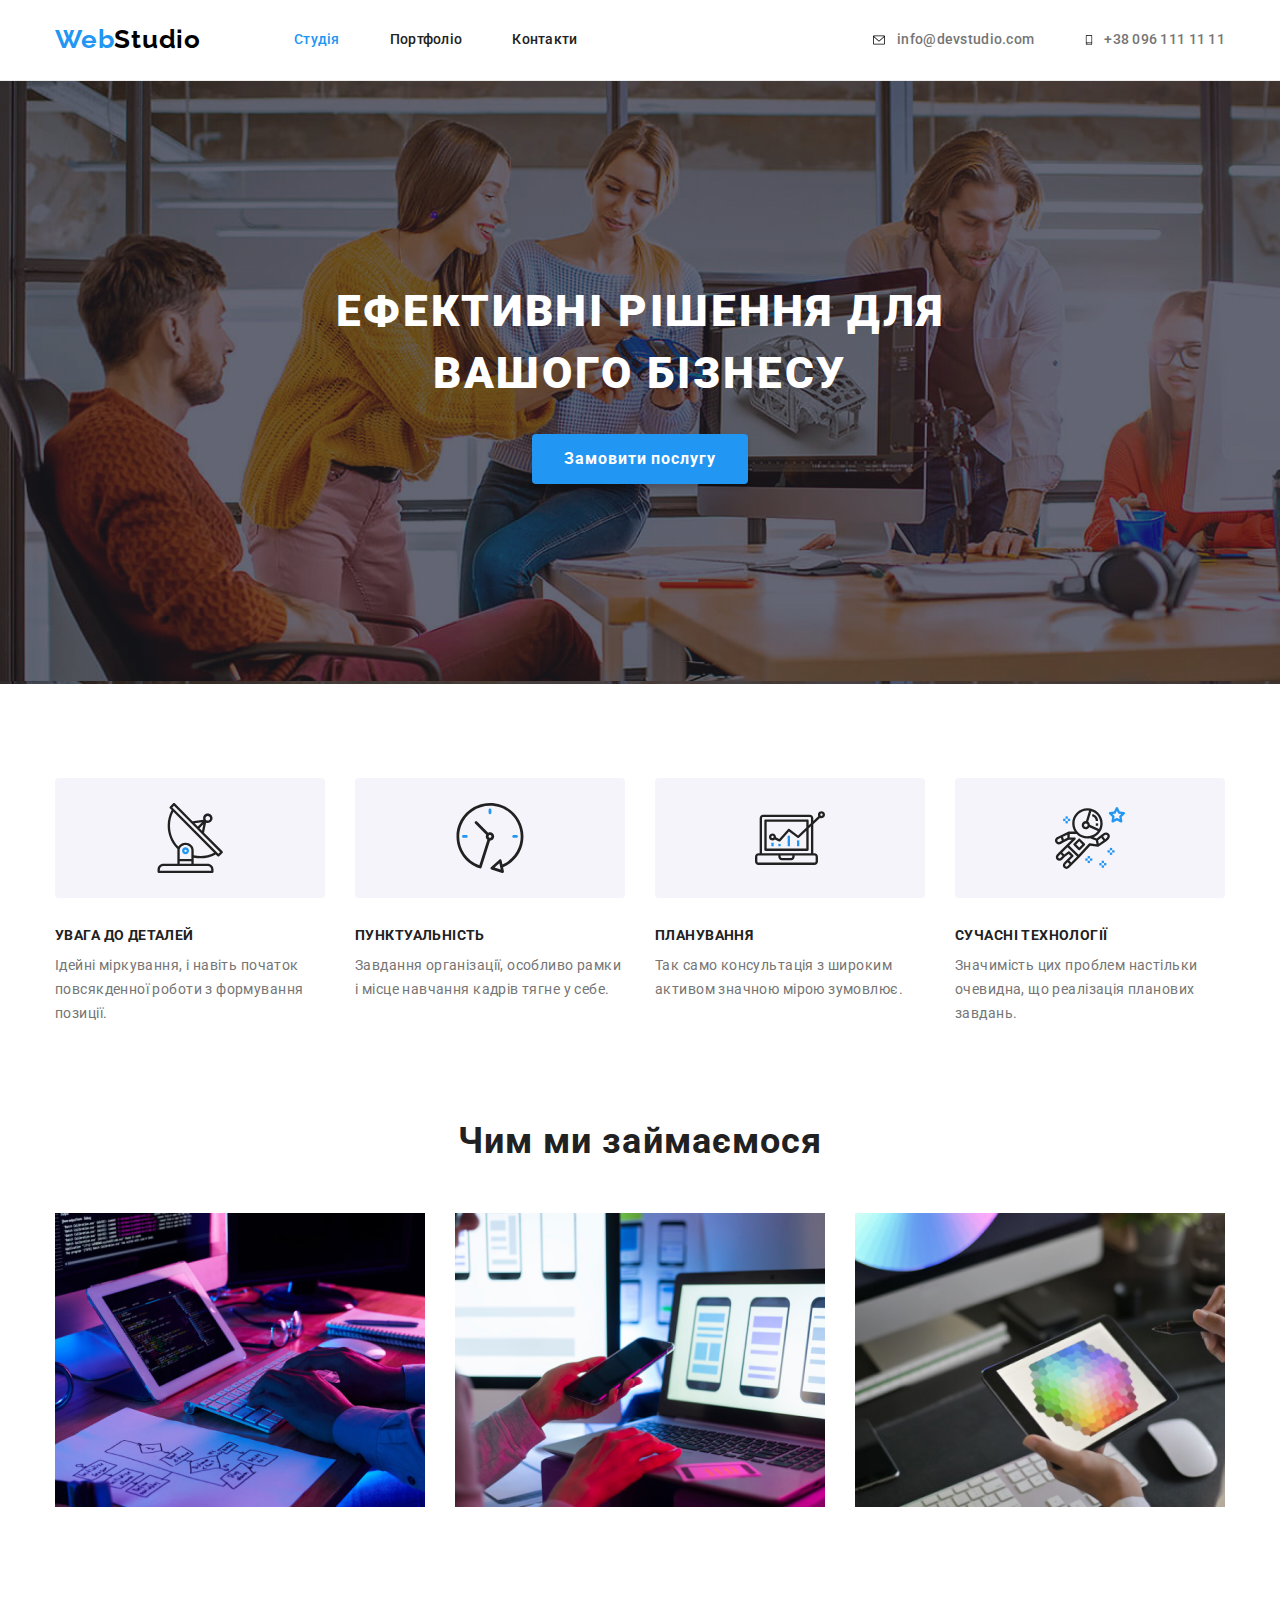
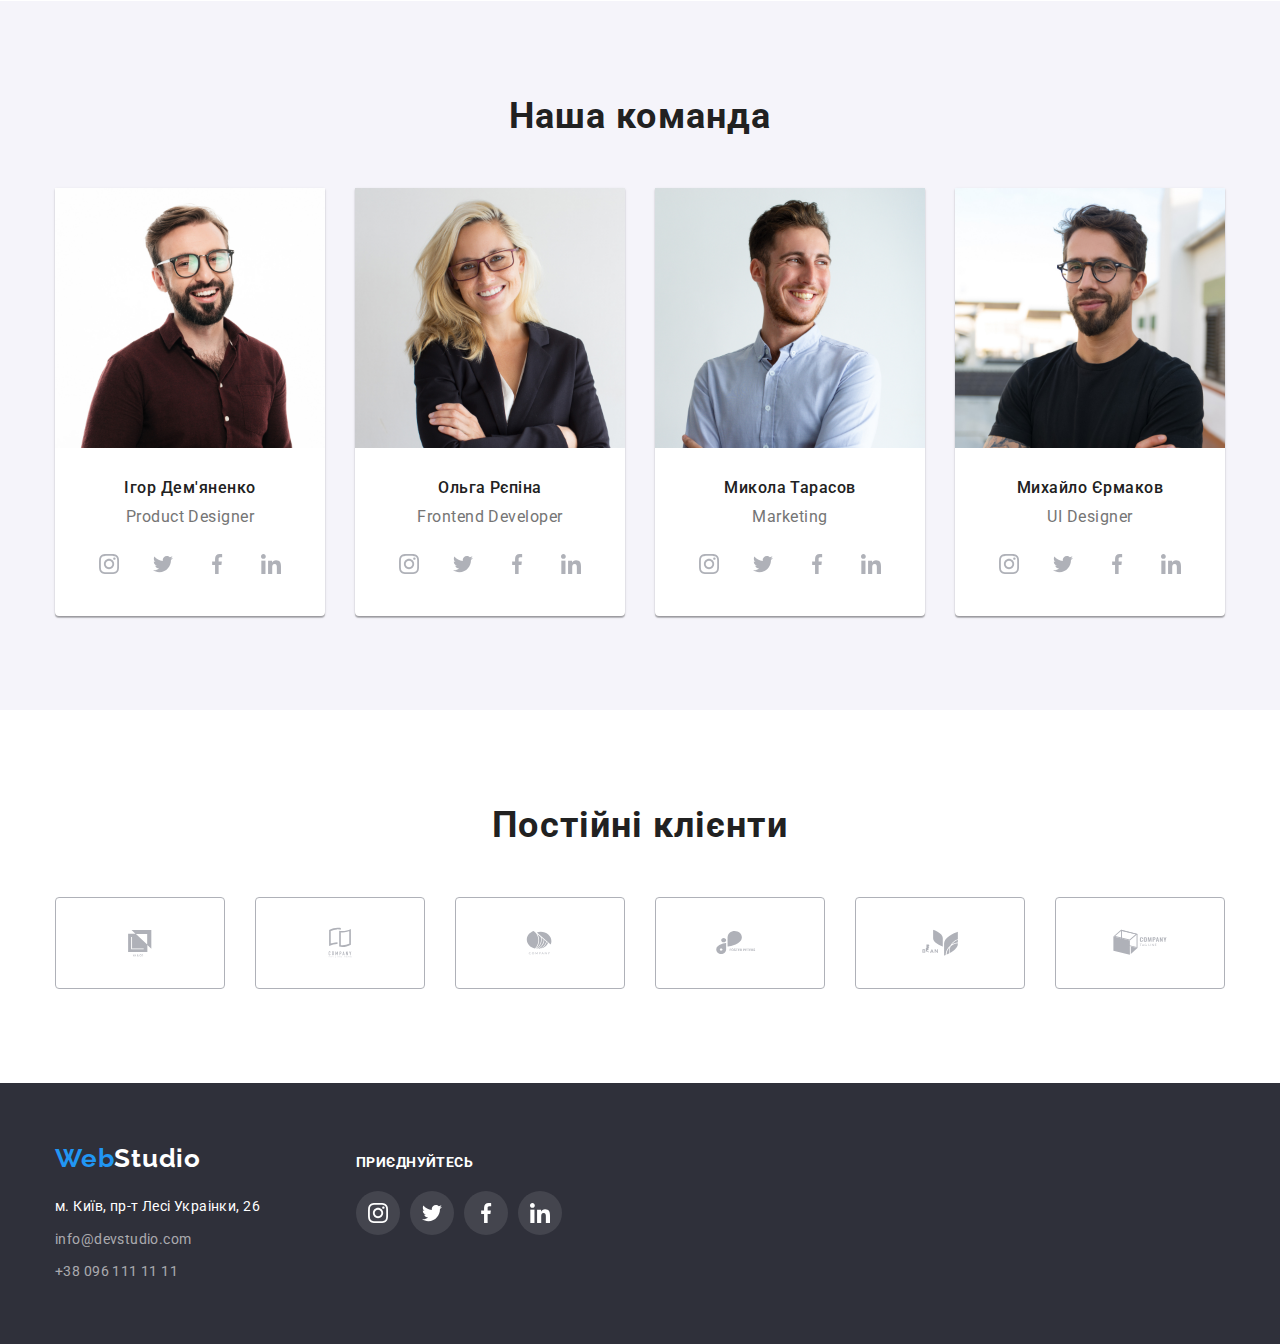
<file: index.html>
<!DOCTYPE html>
<html lang="uk">
  <head>
    <meta charset="UTF-8" />
    <meta http-equiv="X-UA-Compatible" content="IE=edge" />
    <meta name="viewport" content="width=device-width, initial-scale=1.0" />
    <title>WebStudio</title>
    <link rel="preconnect" href="https://fonts.googleapis.com" />
    <link rel="preconnect" href="https://fonts.gstatic.com" crossorigin />
    <link
      href="https://fonts.googleapis.com/css2?family=Raleway:wght@700&family=Roboto:wght@400;500;700;900&display=swap"
      rel="stylesheet"
    />
    <link
      rel="stylesheet"
      href="https://cdnjs.cloudflare.com/ajax/libs/modern-normalize/1.1.0/modern-normalize.min.css"
    />
    <link rel="stylesheet" href="./css/styles.css" />
  </head>

  <body>
    <!-- HEADER NAVIGATION START -->

    <header class="header">
      <div class="header-container container">
        <a href="./index.html" class="logo link">Web<span class="logo-header">Studio</span></a>
        <nav class="menu-nav">
          <ul class="page-nav">
            <li class="item"><a class="menu-link link current" href="./index.html">Студія</a></li>
            <li class="item"><a class="menu-link link" href="./portfolio.html">Портфоліо</a></li>
            <li class="item"><a class="menu-link link" href="">Контакти</a></li>
          </ul>
        </nav>
        <ul class="contact-list">
          <li class="item">
            <a class="contact-link link" href="mailto:info@devstudio.com">
              <svg class="contact-link-icon" width="16" height="12">
                <use href="./images/sprite.svg#mail-icon"></use>
              </svg>
              info@devstudio.com</a
            >
          </li>
          <li class="item">
            <a class="contact-link link" href="tel:+380961111111">
              <svg class="contact-link-icon" width="10" height="16">
                <use href="./images/sprite.svg#phone-icon"></use>
              </svg>
              +38 096 111 11 11</a
            >
          </li>
        </ul>
      </div>
    </header>
    <!-- HEADER NAVIGATION END -->

    <!-- HERO SECTION START -->
    <main>
      <section class="section-hero">
        <div class="container">
          <h1 class="hero-title">Ефективні рішення для вашого бізнесу</h1>
          <button class="btn-hero" type="button">Замовити послугу</button>
        </div>
      </section>
      <!-- HERO SECTION END -->

      <!-- FEATURES SECTION START-->
      <section class="section">
        <div class="container">
          <h2 class="visually-hidden">Наші переваги</h2>
          <ul class="features-list">
            <li class="features-item">
              <div class="icon-container">
                <svg class="features-icon-list">
                  <use href="./images/sprite.svg#satelite-icon" width="70px" height="70px"></use>
                </svg>
              </div>
              <h3 class="features-title">Увага до деталей</h3>
              <p class="features-text">
                Ідейні міркування, і навіть початок повсякденної роботи з формування позиції.
              </p>
            </li>
            <li class="features-item">
              <div class="icon-container">
                <svg class="features-icon-list">
                  <use href="./images/sprite.svg#clock-icon" width="70px" height="70px"></use>
                </svg>
              </div>
              <h3 class="features-title">Пунктуальність</h3>
              <p class="features-text">
                Завдання організації, особливо рамки і місце навчання кадрів тягне у себе.
              </p>
            </li>
            <li class="features-item">
              <div class="icon-container">
                <svg class="features-icon-list">
                  <use href="./images/sprite.svg#diagram-icon" width="70px" height="70px"></use>
                </svg>
              </div>
              <h3 class="features-title">Планування</h3>
              <p class="features-text">
                Так само консультація з широким активом значною мірою зумовлює.
              </p>
            </li>
            <li class="features-item">
              <div class="icon-container">
                <svg class="features-icon-list">
                  <use href="./images/sprite.svg#astronaut-icon" width="70px" height="70px"></use>
                </svg>
              </div>
              <h3 class="features-title">Сучасні технології</h3>
              <p class="features-text">
                Значимість цих проблем настільки очевидна, що реалізація планових завдань.
              </p>
            </li>
          </ul>
        </div>
      </section>
      <!-- FEATURES SECTION END-->

      <!-- ACTIVITY SECTION START -->
      <section class="section-activity section">
        <div class="container">
          <h2 class="activity-title">Чим ми займаємося</h2>
          <ul class="activity-img">
            <li class="item">
              <img src="./images/developer-at-work.jpg" width="370" alt="Працюючий розробник" />
            </li>
            <li class="item">
              <img src="./images/designer-at-work.jpg" width="370" alt="Дизайнер за роботою" />
            </li>
            <li class="item">
              <img src="./images/colors-palette.jpg" width="370" alt="Вибір на палетці кольорів" />
            </li>
          </ul>
        </div>
      </section>

      <!-- ACTIVITY SECTION END -->

      <!-- TEAM SECTION START -->
      <section class="section team">
        <div class="container">
          <h2 class="team-title">Наша команда</h2>
          <ul class="team-list">
            <li class="team-item">
              <img src="./images/product-designer.jpg" width="270" alt="Чоловік в окулярах" />
              <div class="team-content">
                <h3 class="team-name">Ігор Дем'яненко</h3>
                <p class="team-job" lang="en">Product Designer</p>
                <ul class="social-list">
                  <li class="social-list-item">
                    <a href="" class="social-list-link">
                      <svg
                        class="social-list-icon"
                        width="20"
                        height="20"
                        aria-label="instagram"
                        lang="en"
                      >
                        <use href="./images/sprite.svg#instagram-icon"></use>
                      </svg>
                    </a>
                  </li>
                  <li class="social-list-item">
                    <a href="" class="social-list-link">
                      <svg
                        class="social-list-icon"
                        width="20"
                        height="20"
                        aria-label="instagram"
                        lang="en"
                      >
                        <use href="./images/sprite.svg#twitter-icon"></use>
                      </svg>
                    </a>
                  </li>
                  <li class="social-list-item">
                    <a href="" class="social-list-link">
                      <svg
                        class="social-list-icon"
                        width="20"
                        height="20"
                        aria-label="instagram"
                        lang="en"
                      >
                        <use href="./images/sprite.svg#facebook-icon"></use>
                      </svg>
                    </a>
                  </li>
                  <li class="social-list-item">
                    <a href="" class="social-list-link">
                      <svg
                        class="social-list-icon"
                        width="20"
                        height="20"
                        aria-label="instagram"
                        lang="en"
                      >
                        <use href="./images/sprite.svg#linkedin-icon"></use>
                      </svg>
                    </a>
                  </li>
                </ul>
              </div>
            </li>
            <li class="team-item">
              <img src="./images/frontend-developer.jpg" width="270" alt="Блондинка в окулярах" />
              <div class="team-content">
                <h3 class="team-name">Ольга Рєпіна</h3>
                <p class="team-job" lang="en">Frontend Developer</p>
                <ul class="social-list">
                  <li class="social-list-item">
                    <a href="" class="social-list-link">
                      <svg
                        class="social-list-icon"
                        width="20"
                        height="20"
                        aria-label="instagram"
                        lang="en"
                      >
                        <use href="./images/sprite.svg#instagram-icon"></use>
                      </svg>
                    </a>
                  </li>
                  <li class="social-list-item">
                    <a href="" class="social-list-link">
                      <svg
                        class="social-list-icon"
                        width="20"
                        height="20"
                        aria-label="instagram"
                        lang="en"
                      >
                        <use href="./images/sprite.svg#twitter-icon"></use>
                      </svg>
                    </a>
                  </li>
                  <li class="social-list-item">
                    <a href="" class="social-list-link">
                      <svg
                        class="social-list-icon"
                        width="20"
                        height="20"
                        aria-label="instagram"
                        lang="en"
                      >
                        <use href="./images/sprite.svg#facebook-icon"></use>
                      </svg>
                    </a>
                  </li>
                  <li class="social-list-item">
                    <a href="" class="social-list-link">
                      <svg
                        class="social-list-icon"
                        width="20"
                        height="20"
                        aria-label="instagram"
                        lang="en"
                      >
                        <use href="./images/sprite.svg#linkedin-icon"></use>
                      </svg>
                    </a>
                  </li>
                </ul>
              </div>
            </li>
            <li class="team-item">
              <img src="./images/marketing.jpg" width="270" alt="Чоловік в сорочці посміхається" />
              <div class="team-content">
                <h3 class="team-name">Микола Тарасов</h3>
                <p class="team-job" lang="en">Marketing</p>
                <ul class="social-list">
                  <li class="social-list-item">
                    <a href="" class="social-list-link">
                      <svg
                        class="social-list-icon"
                        width="20"
                        height="20"
                        aria-label="instagram"
                        lang="en"
                      >
                        <use href="./images/sprite.svg#instagram-icon"></use>
                      </svg>
                    </a>
                  </li>
                  <li class="social-list-item">
                    <a href="" class="social-list-link">
                      <svg
                        class="social-list-icon"
                        width="20"
                        height="20"
                        aria-label="instagram"
                        lang="en"
                      >
                        <use href="./images/sprite.svg#twitter-icon"></use>
                      </svg>
                    </a>
                  </li>
                  <li class="social-list-item">
                    <a href="" class="social-list-link">
                      <svg
                        class="social-list-icon"
                        width="20"
                        height="20"
                        aria-label="instagram"
                        lang="en"
                      >
                        <use href="./images/sprite.svg#facebook-icon"></use>
                      </svg>
                    </a>
                  </li>
                  <li class="social-list-item">
                    <a href="" class="social-list-link">
                      <svg
                        class="social-list-icon"
                        width="20"
                        height="20"
                        aria-label="instagram"
                        lang="en"
                      >
                        <use href="./images/sprite.svg#linkedin-icon"></use>
                      </svg>
                    </a>
                  </li>
                </ul>
              </div>
            </li>
            <li class="team-item">
              <img src="./images/ui-designer.jpg" width="270" alt="Брюнет з бородою в окулярах" />
              <div class="team-content">
                <h3 class="team-name">Михайло Єрмаков</h3>
                <p class="team-job" lang="en">UI Designer</p>
                <ul class="social-list">
                  <li class="social-list-item">
                    <a href="" class="social-list-link">
                      <svg
                        class="social-list-icon"
                        width="20"
                        height="20"
                        aria-label="instagram"
                        lang="en"
                      >
                        <use href="./images/sprite.svg#instagram-icon"></use>
                      </svg>
                    </a>
                  </li>
                  <li class="social-list-item">
                    <a href="" class="social-list-link">
                      <svg
                        class="social-list-icon"
                        width="20"
                        height="20"
                        aria-label="instagram"
                        lang="en"
                      >
                        <use href="./images/sprite.svg#twitter-icon"></use>
                      </svg>
                    </a>
                  </li>
                  <li class="social-list-item">
                    <a href="" class="social-list-link">
                      <svg
                        class="social-list-icon"
                        width="20"
                        height="20"
                        aria-label="instagram"
                        lang="en"
                      >
                        <use href="./images/sprite.svg#facebook-icon"></use>
                      </svg>
                    </a>
                  </li>
                  <li class="social-list-item">
                    <a href="" class="social-list-link">
                      <svg
                        class="social-list-icon"
                        width="20"
                        height="20"
                        aria-label="instagram"
                        lang="en"
                      >
                        <use href="./images/sprite.svg#linkedin-icon"></use>
                      </svg>
                    </a>
                  </li>
                </ul>
              </div>
            </li>
          </ul>
        </div>
      </section>
    </main>

    <!-- TEAM SECTION END -->

    <!-- CLIENTS SECTION START -->
    <section class="section clients">
      <div class="container">
        <h2 class="clients-title">Постійні клієнти</h2>
        <ul class="clients-list">
          <li class="clients-item">
            <a href="" class="clients-link">
              <svg class="clients-icon" width="106" height="60">
                <use href="./images/sprite.svg#icon-client-1"></use>
              </svg>
            </a>
          </li>
          <li class="clients-item">
            <a href="" class="clients-link">
              <svg class="clients-icon" width="106" height="60">
                <use href="./images/sprite.svg#icon-client-2"></use>
              </svg>
            </a>
          </li>
          <li class="clients-item">
            <a href="" class="clients-link">
              <svg class="clients-icon" width="106" height="60">
                <use href="./images/sprite.svg#icon-client-3"></use>
              </svg>
            </a>
          </li>
          <li class="clients-item">
            <a href="" class="clients-link">
              <svg class="clients-icon" width="106" height="60">
                <use href="./images/sprite.svg#icon-client-4"></use>
              </svg>
            </a>
          </li>
          <li class="clients-item">
            <a href="" class="clients-link">
              <svg class="clients-icon" width="106" height="60">
                <use href="./images/sprite.svg#icon-client-5"></use>
              </svg>
            </a>
          </li>
          <li class="clients-item">
            <a href="" class="clients-link">
              <svg class="clients-icon" width="106" height="60">
                <use href="./images/sprite.svg#icon-client-6"></use>
              </svg>
            </a>
          </li>
        </ul>
      </div>
    </section>

    <!-- CLIENTS SECTION END -->

    <!-- FOOTER START -->
    <footer class="footer">
      <div class="container footer-container">
        <div class="footer-adress">
          <a class="logo link link-footer" href="./index.html">
            Web<span class="logo-footer">Studio</span></a
          >
          <address>
            <ul class="footer-address">
              <li class="item">
                <a
                  class="footer-location link"
                  href="https://goo.gl/maps/CPtrU1FHBa2aNyZL9"
                  target="_blank"
                  rel="noopener noreferrer nofollow"
                  >м. Київ, пр-т Лесі Украінки, 26</a
                >
              </li>
              <li class="item">
                <a class="footer-conctact link" href="mailto:info@devstudio.com" lang="en"
                  >info@devstudio.com</a
                >
              </li>
              <li class="item">
                <a class="footer-conctact link" href="tel:+380961111111">+38 096 111 11 11</a>
              </li>
            </ul>
          </address>
        </div>
        <div class="footer-media">
          <p class="footer-media-title">Приєднуйтесь</p>
          <ul class="footer-media-list">
            <li class="footer-media-item">
              <a href="" class="footer-media-link">
                <svg aria-label="instagram icon" class="footer-media-icon" width="20" height="20">
                  <use href="./images/sprite.svg#instagram-icon"></use>
                </svg>
              </a>
            </li>
            <li class="footer-media-item">
              <a href="" class="footer-media-link">
                <svg aria-label="twitter icon" class="footer-media-icon" width="20" height="20">
                  <use href="./images/sprite.svg#twitter-icon"></use>
                </svg>
              </a>
            </li>
            <li class="footer-media-item">
              <a href="" class="footer-media-link">
                <svg aria-label="facebook icon" class="footer-media-icon" width="20" height="20">
                  <use href="./images/sprite.svg#facebook-icon"></use>
                </svg>
              </a>
            </li>
            <li class="footer-media-item">
              <a href="" class="footer-media-link">
                <svg aria-label="linkedin icon" class="footer-media-icon" width="20" height="20">
                  <use href="./images/sprite.svg#linkedin-icon"></use>
                </svg>
              </a>
            </li>
          </ul>
        </div>
      </div>
    </footer>
  </body>
</html>
</file>
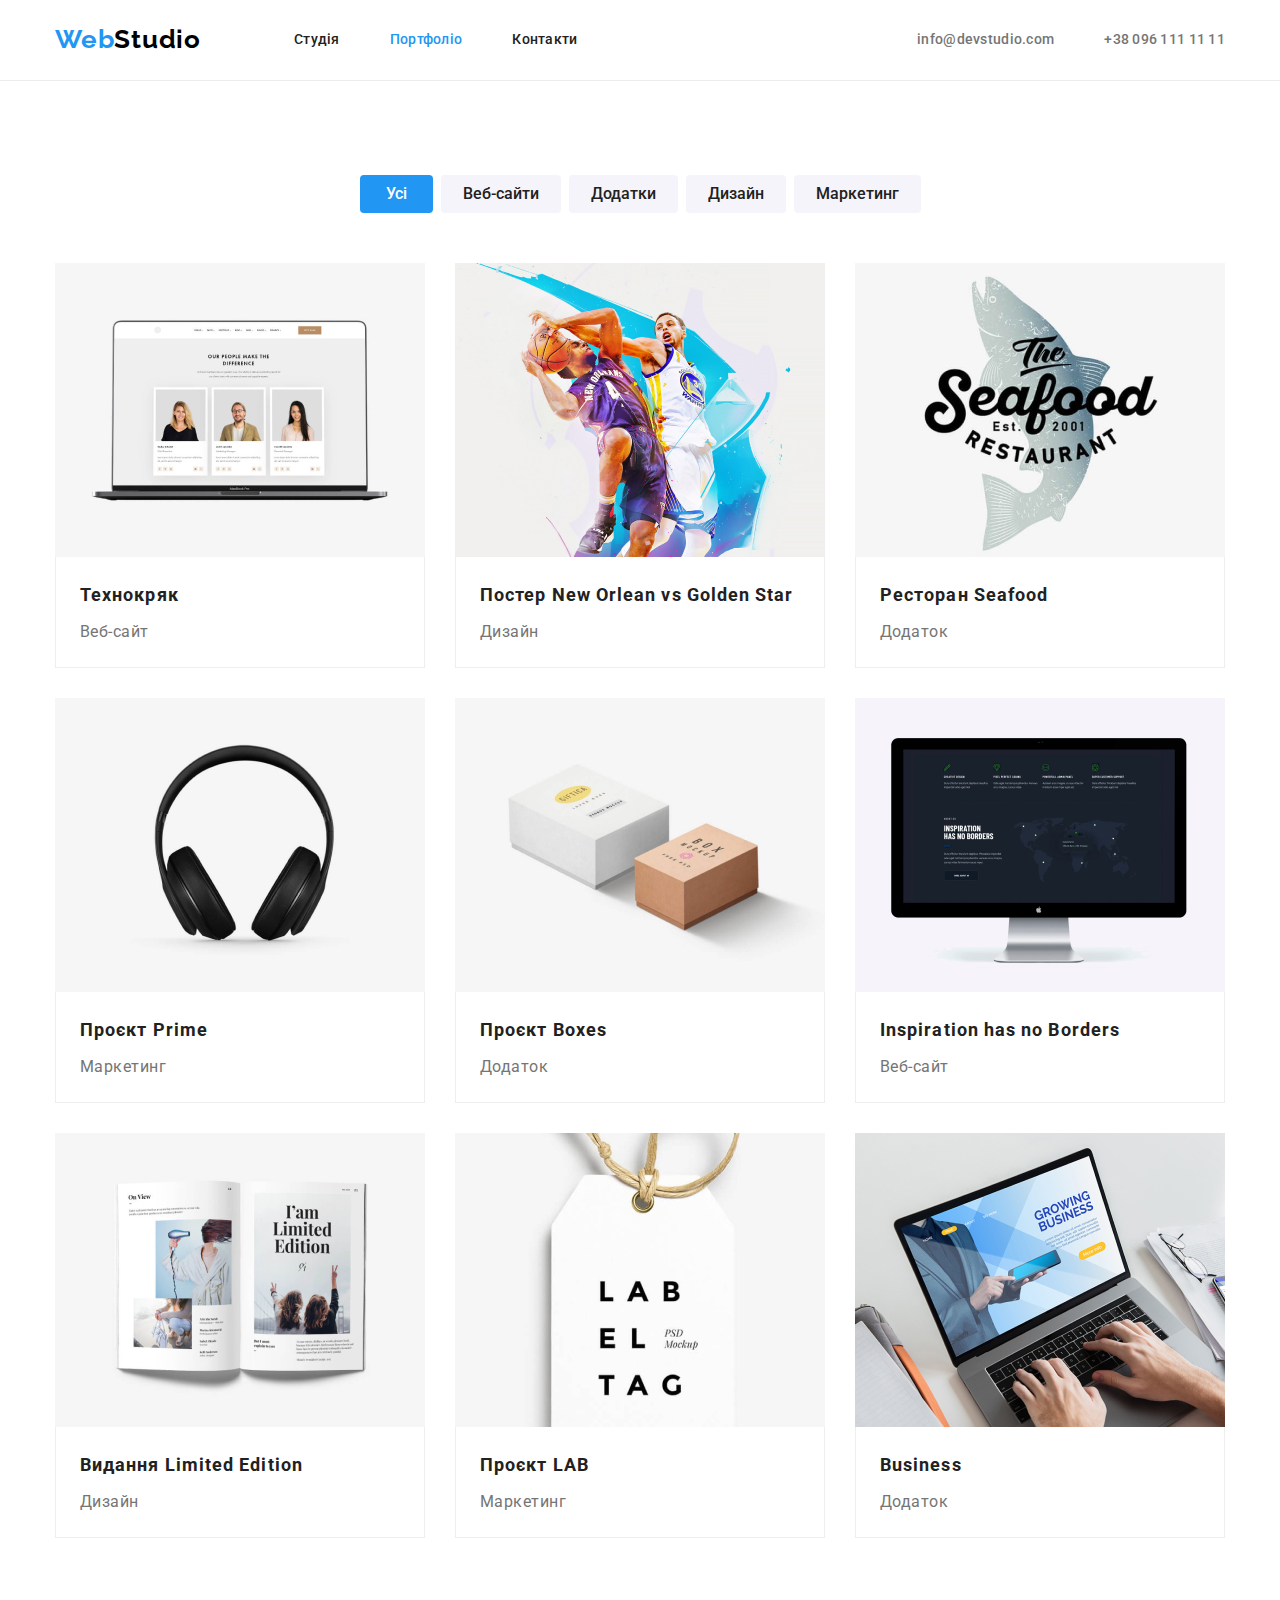
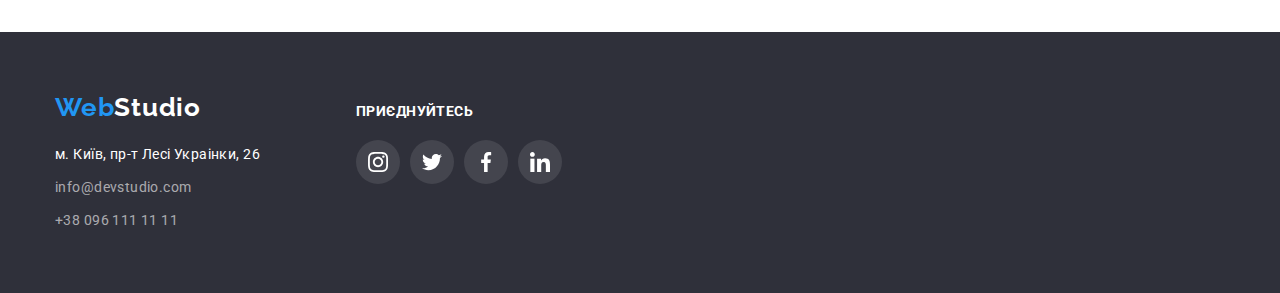
<file: portfolio.html>
<!DOCTYPE html>
<html lang="uk">
  <head>
    <meta charset="UTF-8" />
    <meta http-equiv="X-UA-Compatible" content="IE=edge" />
    <meta name="viewport" content="width=device-width, initial-scale=1.0" />
    <title>Portfolio</title>
    <link rel="preconnect" href="https://fonts.googleapis.com" />
    <link rel="preconnect" href="https://fonts.gstatic.com" crossorigin />
    <link
      href="https://fonts.googleapis.com/css2?family=Raleway:wght@700&family=Roboto:wght@400;500;700;900&display=swap"
      rel="stylesheet"
    />
    <link
      rel="stylesheet"
      href="https://cdnjs.cloudflare.com/ajax/libs/modern-normalize/1.1.0/modern-normalize.min.css"
    />
    <link rel="stylesheet" href="./css/styles.css" />
  </head>
  <body>
    <!-- HEADER NAVIGATION START -->

    <header class="header">
      <div class="header-container container">
        <a href="./index.html" class="logo link">Web<span class="logo-header">Studio</span></a>
        <nav class="menu-nav">
          <ul class="page-nav">
            <li class="item"><a class="menu-link link" href="./index.html">Студія</a></li>
            <li class="item">
              <a class="menu-link link current" href="./portfolio.html">Портфоліо</a>
            </li>
            <li class="item"><a class="menu-link link" href="">Контакти</a></li>
          </ul>
        </nav>
        <ul class="contact-list">
          <li class="item">
            <a class="contact-link link" href="mailto:info@devstudio.com">info@devstudio.com</a>
          </li>
          <li class="item">
            <a class="contact-link link" href="tel:+380961111111">+38 096 111 11 11</a>
          </li>
        </ul>
      </div>
    </header>
    <!-- HEADER NAVIGATION END -->

    <main>
      <!-- PORTFOLIO SECTION NAVIGATION START -->
      <section class="section">
        <div class="container">
          <h1 class="visually-hidden">Усі наші роботи</h1>
          <ul class="filter-list">
            <li class="item">
              <button class="filter-btn button-all primary" type="button">Усі</button>
            </li>
            <li class="item">
              <button class="filter-btn" type="button">Веб-сайти</button>
            </li>
            <li class="item">
              <button class="filter-btn" type="button">Додатки</button>
            </li>
            <li class="item">
              <button class="filter-btn" type="button">Дизайн</button>
            </li>
            <li class="item">
              <button class="filter-btn" type="button">Маркетинг</button>
            </li>
          </ul>
          <!-- PORTFOLIO SECTION NAVIGATION END -->

          <!-- PORTFOLIO LIST START -->

          <ul class="portfolio-list">
            <li class="item">
              <a href="#" class="portfolio-link link">
                <img src="./images/technocryak.jpg" alt="Три фото різних людей" width="370" />
                <div class="text-item">
                  <h2 class="portfolio-title">Технокряк</h2>
                  <p class="portfolio-text">Веб-сайт</p>
                </div>
              </a>
            </li>
            <li class="item">
              <a href="" class="portfolio-link link">
                <img src="./images/basket-poster.jpg" alt="Двоє баскетболістів" width="370" />
                <div class="text-item">
                  <h2 class="portfolio-title">
                    Постер <span lang="en">New Orlean vs Golden Star</span>
                  </h2>
                  <p class="portfolio-text">Дизайн</p>
                </div>
              </a>
            </li>
            <li class="item">
              <a href="" class="portfolio-link link">
                <img src="./images/restaurant-logo.jpg" alt="Логотип ресторану" width="370" />
                <div class="text-item">
                  <h2 class="portfolio-title">Ресторан <span lang="en">Seafood</span></h2>
                  <p class="portfolio-text">Додаток</p>
                </div>
              </a>
            </li>
            <li class="item">
              <a href="" class="portfolio-link link">
                <img src="./images/project-prime.jpg" alt="Великі навушники" width="370" />
                <div class="text-item">
                  <h2 class="portfolio-title">Проєкт <span lang="en">Prime</span></h2>
                  <p class="portfolio-text">Маркетинг</p>
                </div>
              </a>
            </li>
            <li class="item">
              <a href="" class="portfolio-link link">
                <img src="./images/project-boxes.jpg" alt="Дві коробки" width="370" />
                <div class="text-item">
                  <h2 class="portfolio-title">Проєкт <span lang="en">Boxes</span></h2>
                  <p class="portfolio-text">Додаток</p>
                </div>
              </a>
            </li>
            <li class="item">
              <a href="" class="portfolio-link link">
                <img src="./images/inspiration-web.jpg" alt="Монітор з веб-сайтом" width="370" />
                <div class="text-item">
                  <h2 class="portfolio-title"><span lang="en">Inspiration has no Borders</span></h2>
                  <p class="portfolio-text">Веб-сайт</p>
                </div>
              </a>
            </li>
            <li class="item">
              <a href="" class="portfolio-link link">
                <img
                  src="./images/publication-limited-edition.jpg"
                  alt="Розгорнута книга"
                  width="370"
                />
                <div class="text-item">
                  <h2 class="portfolio-title">Видання <span lang="en">Limited Edition</span></h2>
                  <p class="portfolio-text">Дизайн</p>
                </div>
              </a>
            </li>
            <li class="item">
              <a href="" class="portfolio-link link">
                <img src="./images/project-lab.jpg" alt="Ярлик" width="370" />
                <div class="text-item">
                  <h2 class="portfolio-title">Проєкт <span lang="en">LAB</span></h2>
                  <p class="portfolio-text">Маркетинг</p>
                </div>
              </a>
            </li>
            <li class="item">
              <a href="" class="portfolio-link link">
                <img
                  src="./images/growing-business.jpg"
                  alt="Руки щось друкують на ноутбуці"
                  width="370"
                />
                <div class="text-item">
                  <h2 class="portfolio-title"><span lang="en">Business</span></h2>
                  <p class="portfolio-text">Додаток</p>
                </div>
              </a>
            </li>
          </ul>
        </div>
      </section>

      <!-- PORTFOLIO LIST END -->

      <!-- PORTFOLIO SECTION NAVIGATION END -->
    </main>
    <footer class="footer">
      <div class="container footer-container">
        <div class="footer-adress">
          <a class="logo link link-footer" href="./index.html">
            Web<span class="logo-footer">Studio</span></a
          >
          <address>
            <ul class="footer-address">
              <li class="item">
                <a
                  class="footer-location link"
                  href="https://goo.gl/maps/CPtrU1FHBa2aNyZL9"
                  target="_blank"
                  rel="noopener noreferrer nofollow"
                  >м. Київ, пр-т Лесі Украінки, 26</a
                >
              </li>
              <li class="item">
                <a class="footer-conctact link" href="mailto:info@devstudio.com" lang="en"
                  >info@devstudio.com</a
                >
              </li>
              <li class="item">
                <a class="footer-conctact link" href="tel:+380961111111">+38 096 111 11 11</a>
              </li>
            </ul>
          </address>
        </div>
        <div class="footer-media">
          <p class="footer-media-title">Приєднуйтесь</p>
          <ul class="footer-media-list">
            <li class="footer-media-item">
              <a href="" class="footer-media-link">
                <svg aria-label="instagram icon" class="footer-media-icon" width="20" height="20">
                  <use href="./images/sprite.svg#instagram-icon"></use>
                </svg>
              </a>
            </li>
            <li class="footer-media-item">
              <a href="" class="footer-media-link">
                <svg aria-label="twitter icon" class="footer-media-icon" width="20" height="20">
                  <use href="./images/sprite.svg#twitter-icon"></use>
                </svg>
              </a>
            </li>
            <li class="footer-media-item">
              <a href="" class="footer-media-link">
                <svg aria-label="facebook icon" class="footer-media-icon" width="20" height="20">
                  <use href="./images/sprite.svg#facebook-icon"></use>
                </svg>
              </a>
            </li>
            <li class="footer-media-item">
              <a href="" class="footer-media-link">
                <svg aria-label="linkedin icon" class="footer-media-icon" width="20" height="20">
                  <use href="./images/sprite.svg#linkedin-icon"></use>
                </svg>
              </a>
            </li>
          </ul>
        </div>
      </div>
    </footer>
  </body>
</html>
</file>
<file: css/styles.css>
:root {
    --main-font-family: 'Roboto', sans-serif;
    --letter-spacing: 0.03em;

    /* colors */
    --main-font-color: #212121;
    --secondary-color: #757575;
    --accent-color: #2196f3;
    --button-bg-color: #f5f4fa;
    --white-font-color: #FFFFFF;
    --dark-background-color: #2F303A;
    
    

}

/* MAIN STYLES */

body {
    font-family: var(--main-font-family);
    letter-spacing: var(--letter-spacing);
    color: var(--main-font-color);
    background-color: var(--white-font-color);
    margin: 0;
}

h1,
h2,
h3,
h4,
h5,
h6,
p {
    margin-top: 0;
    margin-bottom: 0;
}

.link {
    text-decoration: none;
}

ul {
    list-style: none;
    padding: 0;
    margin: 0;
}

img {
    display: block;
    max-width: 100%;
    height: auto;
}

.section {
    padding-top: 94px;
    padding-bottom: 94px;
}

.container {
    width: 1200px;
    padding: 0 15px;
    margin: 0 auto;
}

.visually-hidden {
    position: absolute;
    width: 1px;
    height: 1px;
    margin: -1px;
    border: 0;
    padding: 0;

    white-space: nowrap;
    clip-path: inset(100%);
    clip: rect(0 0 0 0);
    overflow: hidden;
}


/* TOP LOGO STYLES */
.header {
    border-bottom: 1px solid #ececec;
}

.header-container {
    display: flex;
    align-items: center;
}


.logo {
    color: var(--accent-color);
    font-family: Raleway, sans-serif;
    font-weight: 700;
    font-size: 26px;
    line-height: 1.2;
    letter-spacing: 0.03em;
}

.logo-header {
    color: #000000;
}

/* NAVIGATION STYLES */

.menu-nav {
    margin-left: 93px;
}

.page-nav {
    display: flex;
}

.menu-link {
    display: block;
    padding-top: 32px;
    padding-bottom: 32px;

    font-weight: 500;
    font-size: 14px;
    line-height: 1.14;
    letter-spacing: 0.02em;

    color: var(--main-font-color);
}

.page-nav .item:not(:last-child) {
    margin-right: 50px;
}

.menu-link:hover,
.menu-link:focus {
    color: var(--accent-color);
}

.menu-link:active {
    color: var(--accent-color);
}

.current {
    color: var(--accent-color);
}


/* CONTACTS STYLES */

.contact-list {
    display: flex;
    margin-left: auto;
}


.contact-list .item:not(:last-child) {
    margin-right: 50px;
}

.contact-link {
    display: flex;
    font-size: 14px;
    font-weight: 500;
    line-height: 1.14;
    letter-spacing: 0.02em;
    align-items: center;

    padding-top: 32px;
    padding-bottom: 32px;

    color: var(--secondary-color);
}

.contact-link:hover,
.contact-link:focus {
    color: var(--accent-color);
}

.contact-list {
    display: flex;
    margin-left: auto;
}


.contact-list .item:not(:last-child) {
    margin-right: 50px;
}


.contact-link:hover,
.contact-link:focus {
    color: var(--accent-color);
    fill: var(--accent-color);
}

.contact-link-icon {
    margin-right: 10px;
}

/* .contact-link-icon:hover,
.contact-link-icon:focus {
    fill: var(--accent-color);
} */


/* HERO STYLES */

.section-hero {
    padding-top: 200px;
    padding-bottom: 200px;
    margin: 0 auto;
    text-align: center;
    background-image: linear-gradient(rgba(47, 48, 58, 0.4), rgba(47, 48, 58, 0.4)), url("../images/hero-background-image.jpg");
    max-width: 1600px;

    background-color: #C4C4C4;
}

.hero-title {
    margin: 0 auto;
    margin-bottom: 30px;
    width: 696px;

    font-weight: 900;
    font-size: 44px;
    line-height: 1.4;
    letter-spacing: 0.06em;
    text-transform: uppercase;

    color: var(--white-font-color);
}

.btn-hero {
    display: inline-block;
    padding: 10px 32px;
    min-width: 216px;

    font-weight: 700;
    font-size: 16px;
    line-height: 1.88;
    letter-spacing: 0.06em;
    font-family: inherit;

    background-color: var(--accent-color);
    color: var(--white-font-color);
    cursor: pointer;

    border: transparent;
    box-shadow: 0px 4px 4px rgba(0, 0, 0, 0.15);
    border-radius: 4px;
}

.btn-hero:hover,
.btn-hero:focus {
    background-color: #188ce8;
}



/* FEATURES STYLES */

.features-list {
    display: flex;
    column-gap: 30px;
}

.features-item {
    flex-basis: calc((100% - 90px) / 4);
}

.features-icon-list {
    width: 70px;
    height: 70px;
    align-items: center;
     justify-content: center;
}

.features-title {
    margin-bottom: 10px;
    margin-top: 30px;
    font-size: 14px;
    line-height: 1.14;
    letter-spacing: 0.03em;

    text-transform: uppercase;
}

.features-text {
    font-size: 14px;
    line-height: 1.7;
    letter-spacing: 0.03em;

    color: var(--secondary-color);
}

.icon-container {
    display: flex;
    align-items: center;
    justify-content: center;
    height: 120px;

    border-radius: 4px;
    background-color: var(--button-bg-color);
}


/* ACTIVITY STYLES */

.section-activity {
    padding-top: 0;
}

.activity-title,
.team-title,
.clients-title {
    margin-bottom: 50px;

    font-size: 36px;
    line-height: 1.2;
    text-align: center;
    letter-spacing: 0.03em;
}

.activity-img {
    display: flex;
}

.activity-img .item:not(:last-child) {
    margin-right: 30px;
}

/* TEAM SECTION STYLES */

.team {
     background-color: var(--button-bg-color);
}

.team-list {
    display: flex;
}

.team-item {
    background: var(--white-font-color);
    box-shadow: 0px 1px 3px rgba(0, 0, 0, 0.12), 0px 1px 1px rgba(0, 0, 0, 0.14),
        0px 2px 1px rgba(0, 0, 0, 0.2);
    border-radius: 0px 0px 4px 4px;
}

.team-item:not(:last-child) {
    margin-right: 30px;
}

.team-content {
    padding-top: 30px;
    padding-bottom: 30px;
    text-align: center;
}

.team-name {
    margin-bottom: 10px;
    font-weight: 500;
    font-size: 16px;
    line-height: 1.2;
    letter-spacing: 0.03em;
}

.team-job {
    font-size: 16px;
    line-height: 1.19;
    letter-spacing: 0.03em;

    color: var(--secondary-color);
}

.social-list {
    display: flex;
    justify-content: center;
    column-gap: 10px;
    margin-top: 16px;
}

.social-list-link {
    display: flex;
    justify-content: center;
    align-items: center;
    width: 44px;
    height: 44px;
    border-radius: 50%;
}

.social-list-icon {
    fill: #AFB1B8;
}

.social-list-link:hover,
.social-list-link:focus {
    background-color: var(--accent-color);
}

.social-list-link:hover .social-list-icon,
.social-list-link:focus .social-list-icon {
    fill: #FFFFFF;
}


/* CLIENTS STYLES */

.clients-list {
    display: flex;
    column-gap: 30px;
}


.clients-link {
    width: 170px;
    height: 92px;
    display: inline-flex;
    align-items: center;
    justify-content: center;
    border: 1px solid #AFB1B8;
    border-radius: 4px;
    fill: #AFB1B8;
}

.clients-link:hover,
.clients-link:focus {
    fill: var(--accent-color);
    border-color: var(--accent-color);
}



/* FOOTER STYLES */

.footer {
    display: flex;
    padding-top: 60px;
    padding-bottom: 60px;

    background-color: var(--dark-background-color);
}

.link-footer {
    display: inline-block;
    margin-bottom: 20px;
}

.footer-address {
    width: 231px;
}

.logo-footer {
    color: var(--white-font-color);
}

.footer-address .item:not(:last-child) {
    margin-bottom: 9px;
}

.footer-location {
    display: inline-block;

    font-style: normal;
    font-size: 14px;
    line-height: 1.71;
    letter-spacing: 0.03em;

    color: var(--white-font-color);
}

.footer-conctact {
    display: inline-block;

    font-style: normal;
    font-size: 14px;
    line-height: 1.71;
    letter-spacing: 0.03em;

    color: rgba(255, 255, 255, 0.6);
}

.footer-location:hover,
.footer-location:focus {
    color: var(--accent-color);
}

.footer-conctact:hover,
.footer-conctact:focus {
    color: var(--accent-color);
}



/* FOOTER MEDIA */

.footer-container {
    display: flex;
    column-gap: 70px;
    align-items: baseline;
}

.footer-media-title {
    font-weight: 700;
    font-size: 14px;
    margin-bottom: 20px;

    line-height: 1.14;
    letter-spacing: 0.03em;
    text-transform: uppercase;

    color: var(--white-font-color);
}

.footer-media-list {
    display: flex;
    column-gap: 10px;
}

.footer-media-link {
    display: inline-flex;
    width: 44px;
    height: 44px;
    justify-content: center;
    align-items: center;
    fill: var(--white-font-color);
    background-color: rgba(255, 255, 255, 0.1);
    border-radius: 50%;
}

.footer-media-link:hover,
.footer-media-link:focus {
    background-color: var(--accent-color);
}

/* CSS PORTFOLIO PAGE STYLES */


/* BUTTONS FOR FILTER */

.filter-list {
    display: flex;
    justify-content: center;
    margin-bottom: 50px;
}

.filter-list .item:not(:last-child) {
    margin-right: 8px;
}

.filter-btn {
    padding: 6px 22px;
    min-width: 73px;

    font-weight: 500;
    font-size: 16px;
    line-height: 1.62;

    text-align: center;
    font-family: inherit;

    color: var(--main-font-color);
    background-color: var(--button-bg-color);
    cursor: pointer;

    border: transparent;
    border-radius: 4px;
}

.button-all {
    padding: 6px 25px;
}

.filter-list .primary {
    color: var(--white-font-color);
    background-color: var(--accent-color);

}

.filter-btn:hover,
.filter-btn:focus {
    color: var(--white-font-color);
    background-color: var(--accent-color);
    box-shadow: 0px 3px 1px rgba(0, 0, 0, 0.1), 0px 1px 2px rgba(0, 0, 0, 0.08),
            0px 2px 2px rgba(0, 0, 0, 0.12);
}


/* PORTFOLIO LIST STYLES */

.portfolio-list {
    display: flex;
    flex-wrap: wrap;
}

.portfolio-list .item {
    width: calc((100% - 60px) / 3);
    margin-right: 30px;
    margin-bottom: 30px;
}

.portfolio-list .item:nth-child(3n) {
    margin-right: 0;
}

.portfolio-list .item:nth-last-child(-n + 3) {
    margin-bottom: 0;
}

.portfolio-list .text-item {
    padding: 20px 24px;
    border: 1px solid #eeeeee;
    border-top: none;
}

.portfolio-link {
    display: block;
}


.portfolio-link:hover,
.portfolio-link:focus {
    box-shadow: 0px 1px 1px rgba(0, 0, 0, 0.12), 0px 4px 4px rgba(0, 0, 0, 0.06),
        1px 4px 6px rgba(0, 0, 0, 0.16);
}


.portfolio-title {
    margin-bottom: 4px;
    font-size: 18px;
    line-height: 2;
    letter-spacing: 0.06em;

    color: var(--main-font-color);
}

.portfolio-text {
    font-size: 16px;
    line-height: 1.88;
    letter-spacing: 0.03em;

    color: var(--secondary-color);
}
</file>
